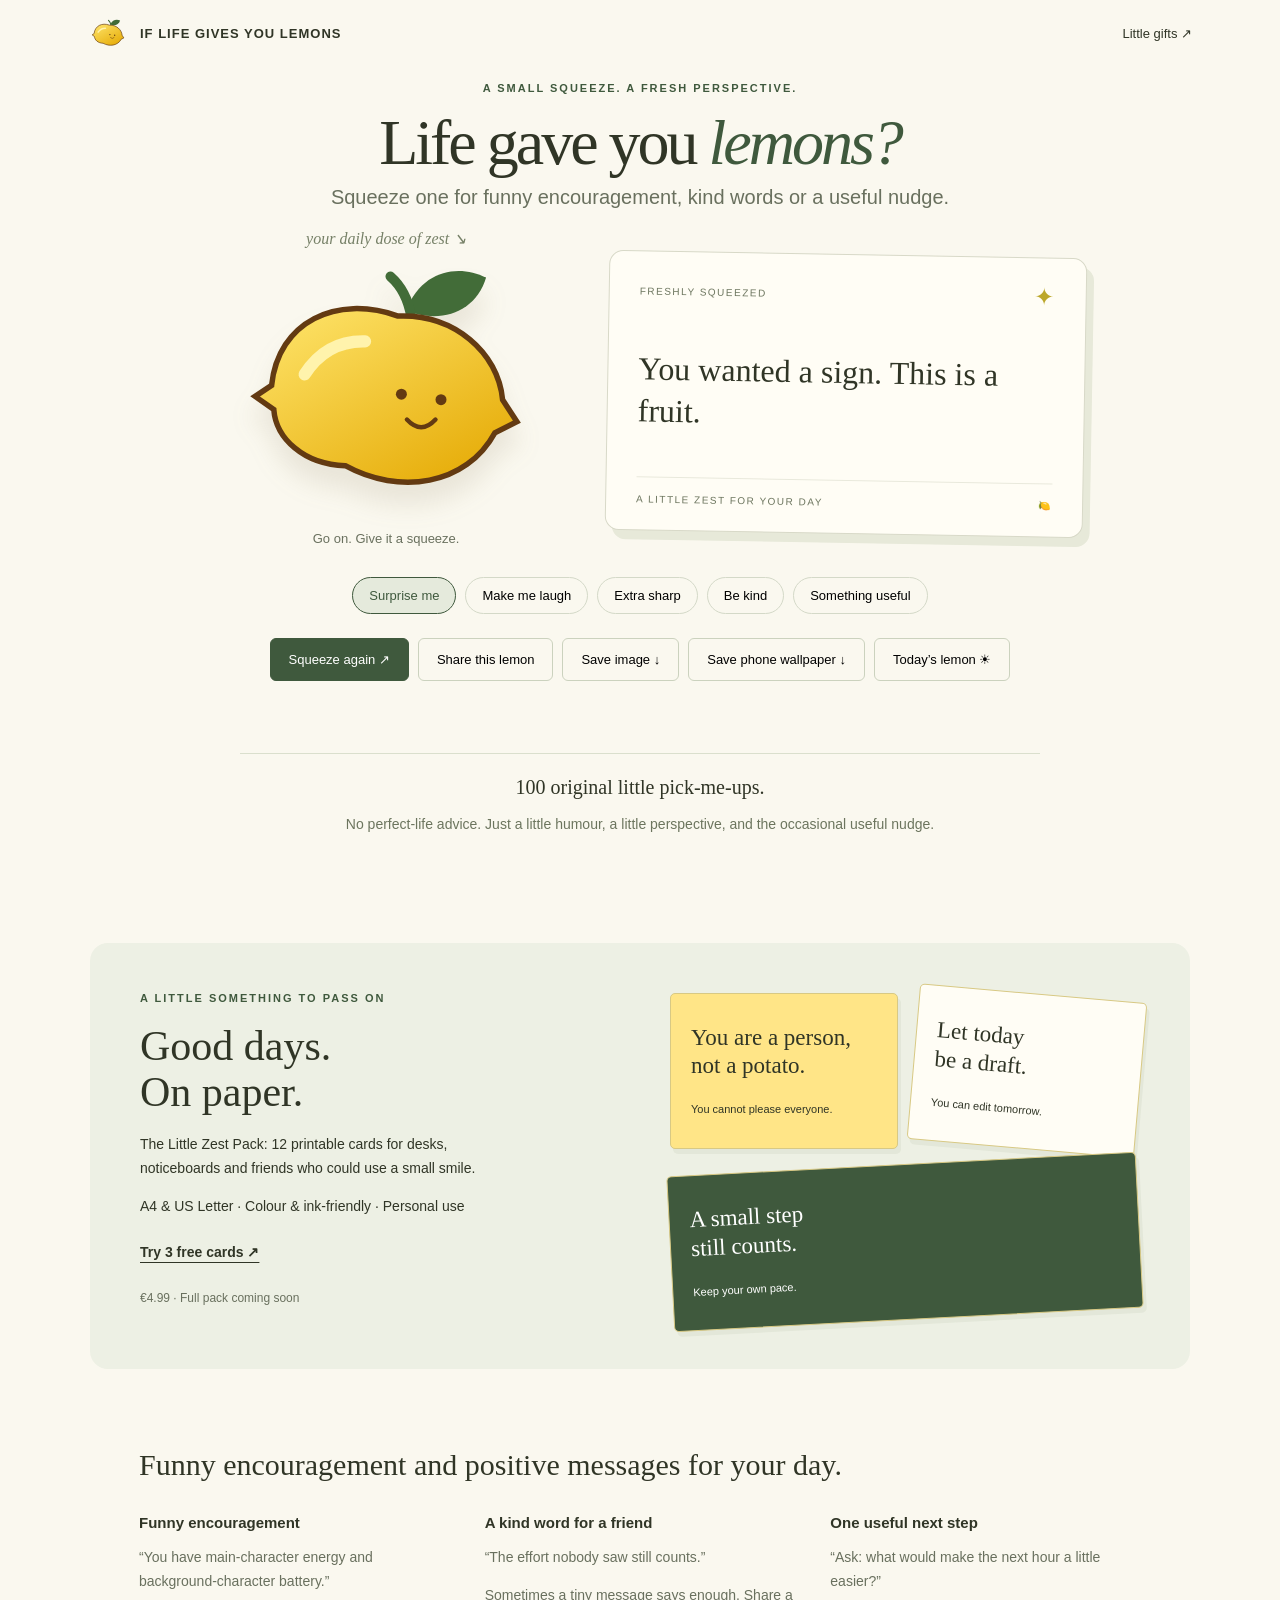
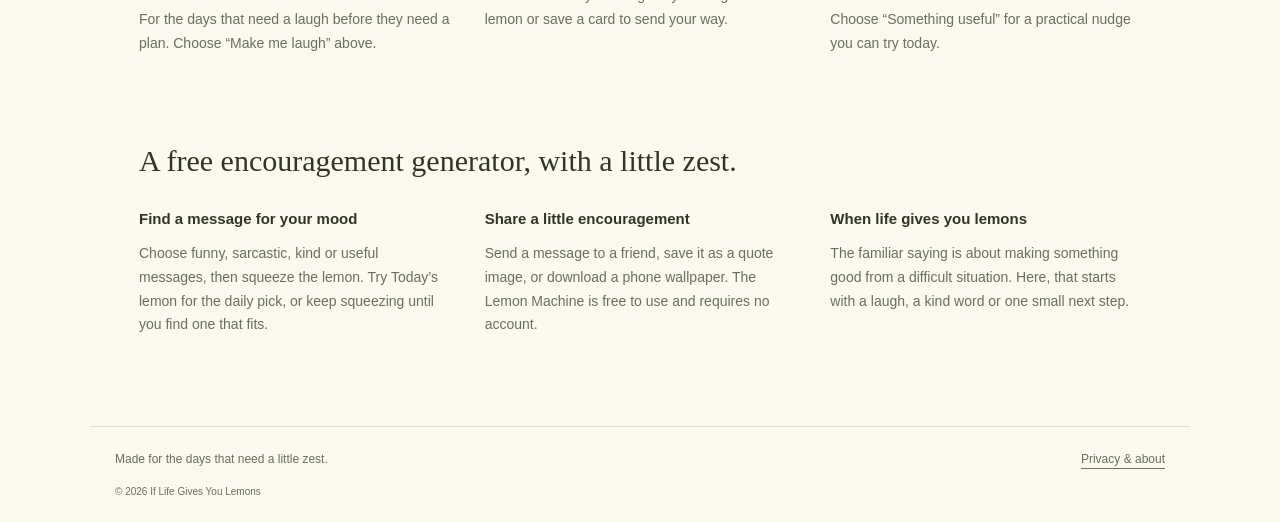
<file: index.html>
<!doctype html>
<html lang="en">
<head>
  <!-- Google tag (gtag.js) -->
  <script async src="https://www.googletagmanager.com/gtag/js?id=G-TB1GV4KBS9"></script>
  <script>
    window.dataLayer = window.dataLayer || [];

    function gtag() {
      dataLayer.push(arguments);
    }

    gtag('js', new Date());
    gtag('config', 'G-TB1GV4KBS9');
  </script>

  <meta charset="utf-8">
  <meta name="viewport" content="width=device-width, initial-scale=1">

  <title>Funny Encouragement Generator | If Life Gives You Lemons</title>

  <meta name="description" content="Squeeze a lemon for funny encouragement, kind words and useful nudges. Create free shareable quote images and phone wallpapers to brighten your day.">

  <link rel="canonical" href="https://iflifegivesyoulemons.com/">

  <meta property="og:title" content="Funny Encouragement Generator | If Life Gives You Lemons">
  <meta property="og:description" content="Squeeze a lemon for funny encouragement, kind words and useful nudges. Create free shareable quote images and phone wallpapers to brighten your day.">
  <meta property="og:type" content="website">
  <meta property="og:url" content="https://iflifegivesyoulemons.com/">
  <meta
    property="og:image"
    content="https://iflifegivesyoulemons.com/social-preview.png"
  >
  <meta property="og:site_name" content="If Life Gives You Lemons">
  <meta property="og:image:alt" content="If Life Gives You Lemons — a little zest for your day">
  <meta name="twitter:title" content="Funny Encouragement Generator | If Life Gives You Lemons">
  <meta name="twitter:description" content="Squeeze a lemon for funny encouragement, kind words and useful nudges. Create free shareable quote images and phone wallpapers to brighten your day.">
  <meta name="twitter:image" content="https://iflifegivesyoulemons.com/social-preview.png">
  <meta name="twitter:card" content="summary_large_image">

  <link rel="icon" href="lemon.svg" type="image/svg+xml">
  <link rel="stylesheet" href="style.css">

  <style>
    /* Compact spacing above the lemon and message. */
    header {
      padding-top: 16px;
      padding-bottom: 16px;
    }

    .hero {
      margin-top: 12px;
    }

    .hero h1 {
      margin-top: 12px;
      margin-bottom: 8px;
      font-size: clamp(40px, 6vw, 64px);
    }

    .intro {
      margin-top: 8px;
      margin-bottom: 12px;
    }

    .machine {
      margin-top: 20px;
      margin-bottom: 18px;
      gap: 30px;
    }

    /* Contrasting background for card and wallpaper previews. */
    dialog.lemon-preview {
      background: #e2e7db;
      border: 1px solid #a7b39c;
    }

    dialog.lemon-preview img {
      border: 2px solid #ffffff;
      border-radius: 8px;
      box-shadow: 0 8px 24px rgba(0, 0, 0, 0.2);
    }

    dialog.lemon-preview::backdrop {
      background: rgba(20, 30, 20, 0.75);
    }

    @media (max-width: 700px) {
      .hero {
        margin-top: 8px;
      }

      .machine {
        margin-top: 12px;
        gap: 8px;
      }

      .lemon img {
        max-width: 170px;
      }
    }
  </style>

  <script defer src="config.js"></script>
  <script defer src="messages.js"></script>
  <script defer src="app.js"></script>
  <script type="application/ld+json">{"@context": "https://schema.org", "@graph": [{"@type": "WebSite", "@id": "https://iflifegivesyoulemons.com/#website", "url": "https://iflifegivesyoulemons.com/", "name": "If Life Gives You Lemons", "alternateName": "The Lemon Machine", "inLanguage": "en"}, {"@type": "WebPage", "@id": "https://iflifegivesyoulemons.com/#webpage", "url": "https://iflifegivesyoulemons.com/", "name": "Funny Encouragement Generator | If Life Gives You Lemons", "description": "Squeeze a lemon for funny encouragement, kind words and useful nudges. Create free shareable quote images and phone wallpapers to brighten your day.", "isPartOf": {"@id": "https://iflifegivesyoulemons.com/#website"}}]}</script>
</head>

<body>
  <header>
    <a class="brand" href="./">
      <img src="lemon.svg" alt="" width="40" height="34">
      IF LIFE GIVES YOU LEMONS
    </a>

    <a href="#little-gifts">Little gifts ↗</a>
  </header>

  <main>
    <section class="hero">
      <span class="eyebrow">
        A SMALL SQUEEZE. A FRESH PERSPECTIVE.
      </span>

      <h1>Life gave you <em>lemons?</em></h1>
      <p class="intro">Squeeze one for funny encouragement, kind words or a useful nudge.</p>

      <div class="machine">
        <div class="left">
          <span class="scribble">your daily dose of zest ↘</span>

          <button
            id="squeeze"
            class="lemon"
            aria-label="Squeeze the lemon for a new message"
          >
            <img
              src="lemon.svg"
              alt="A smiling yellow lemon"
              width="300"
              height="240"
            >
          </button>

          <p class="hint">Go on. Give it a squeeze.</p>
        </div>

        <div class="result">
          <div class="card-top">
            <span id="label">FRESHLY SQUEEZED</span>
            <span>✦</span>
          </div>

          <blockquote id="message" aria-live="polite">
            You wanted a sign. This is a fruit.
          </blockquote>

          <div class="card-bottom">
            A LITTLE ZEST FOR YOUR DAY
            <span>🍋</span>
          </div>
        </div>
      </div>

      <div class="moods" role="group" aria-label="Choose your mood">
        <button data-mood="all" aria-pressed="true">
          Surprise me
        </button>

        <button data-mood="funny" aria-pressed="false">
          Make me laugh
        </button>

        <button data-mood="sarcastic" aria-pressed="false">
          Extra sharp
        </button>

        <button data-mood="kind" aria-pressed="false">
          Be kind
        </button>

        <button data-mood="useful" aria-pressed="false">
          Something useful
        </button>
      </div>

      <div class="actions">
        <button id="another" class="primary">
          Squeeze again ↗
        </button>

        <button id="share">
          Share this lemon
        </button>

        <button id="download">
          Save image ↓
        </button>

        <button id="wallpaper">
          Save phone wallpaper ↓
        </button>

        <button id="daily">
          Today’s lemon ☀
        </button>
      </div>

      <p id="status" role="status" class="status"></p>

      <noscript>
        <p>
          Enable JavaScript to squeeze the lemon.
          You can still enjoy the messages below.
        </p>
      </noscript>
    </section>

    <section class="note">
      <span>100 original little pick-me-ups.</span>

      <p>
        No perfect-life advice. Just a little humour, a little perspective,
        and the occasional useful nudge.
      </p>
    </section>

    <section id="little-gifts" class="shop">
      <div>
        <span class="eyebrow">
          A LITTLE SOMETHING TO PASS ON
        </span>

        <h2>
          Good days.<br>
          On paper.
        </h2>

        <p>
          The Little Zest Pack: 12 printable cards for desks, noticeboards
          and friends who could use a small smile.
        </p>

        <p>
          A4 &amp; US Letter · Colour &amp; ink-friendly · Personal use
        </p>

        <a href="sample.html" class="sample">
          Try 3 free cards ↗
        </a>

        <p id="buywrap">
          <span class="coming">
            €4.99 · Full pack coming soon
          </span>
        </p>
      </div>

      <div class="mini-cards">
        <div>
          You are a person,<br>
          not a potato.
          <small>You cannot please everyone.</small>
        </div>

        <div>
          Let today<br>
          be a draft.
          <small>You can edit tomorrow.</small>
        </div>

        <div>
          A small step<br>
          still counts.
          <small>Keep your own pace.</small>
        </div>
      </div>
    </section>

    <section class="read">
      <h2>Funny encouragement and positive messages for your day.</h2>

      <div class="columns">
        <article>
          <h3>Funny encouragement</h3>

          <p>
            “You have main-character energy and background-character battery.”
          </p>

          <p>
            For the days that need a laugh before they need a plan.
            Choose “Make me laugh” above.
          </p>
        </article>

        <article>
          <h3>A kind word for a friend</h3>

          <p>“The effort nobody saw still counts.”</p>

          <p>
            Sometimes a tiny message says enough.
            Share a lemon or save a card to send your way.
          </p>
        </article>

        <article>
          <h3>One useful next step</h3>

          <p>“Ask: what would make the next hour a little easier?”</p>

          <p>
            Choose “Something useful” for a practical nudge
            you can try today.
          </p>
        </article>
      </div>
    </section>
    <section class="read" aria-labelledby="how-it-works">
      <h2 id="how-it-works">A free encouragement generator, with a little zest.</h2>
      <div class="columns">
        <article><h3>Find a message for your mood</h3><p>Choose funny, sarcastic, kind or useful messages, then squeeze the lemon. Try Today’s lemon for the daily pick, or keep squeezing until you find one that fits.</p></article>
        <article><h3>Share a little encouragement</h3><p>Send a message to a friend, save it as a quote image, or download a phone wallpaper. The Lemon Machine is free to use and requires no account.</p></article>
        <article><h3>When life gives you lemons</h3><p>The familiar saying is about making something good from a difficult situation. Here, that starts with a laugh, a kind word or one small next step.</p></article>
      </div>
    </section>
  </main>

  <footer>
    <span>Made for the days that need a little zest.</span>

    <div>
      <a href="privacy.html">Privacy &amp; about</a>
      <a id="enquiry" hidden>Domain acquisition enquiries</a>
    </div>

    <small>
      © <span id="year"></span> If Life Gives You Lemons
    </small>
  </footer>
</body>
</html>
</file>
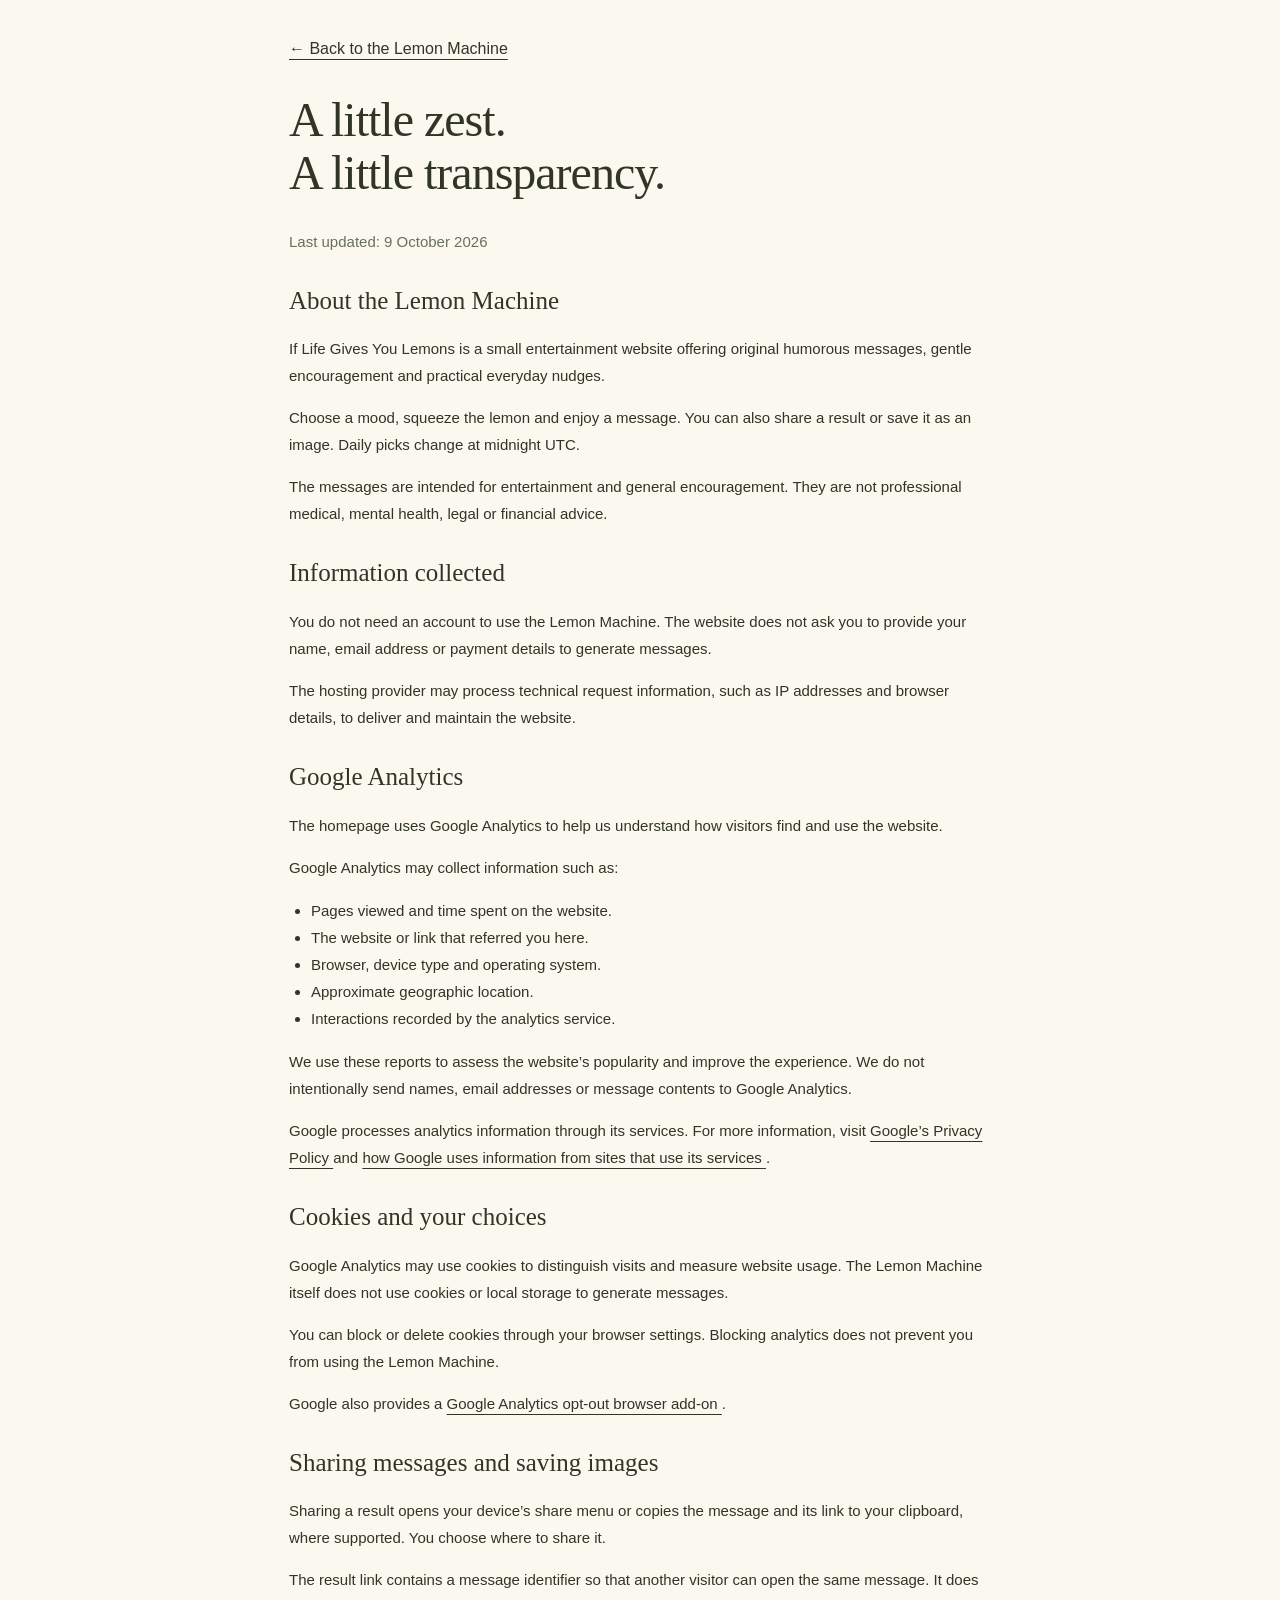
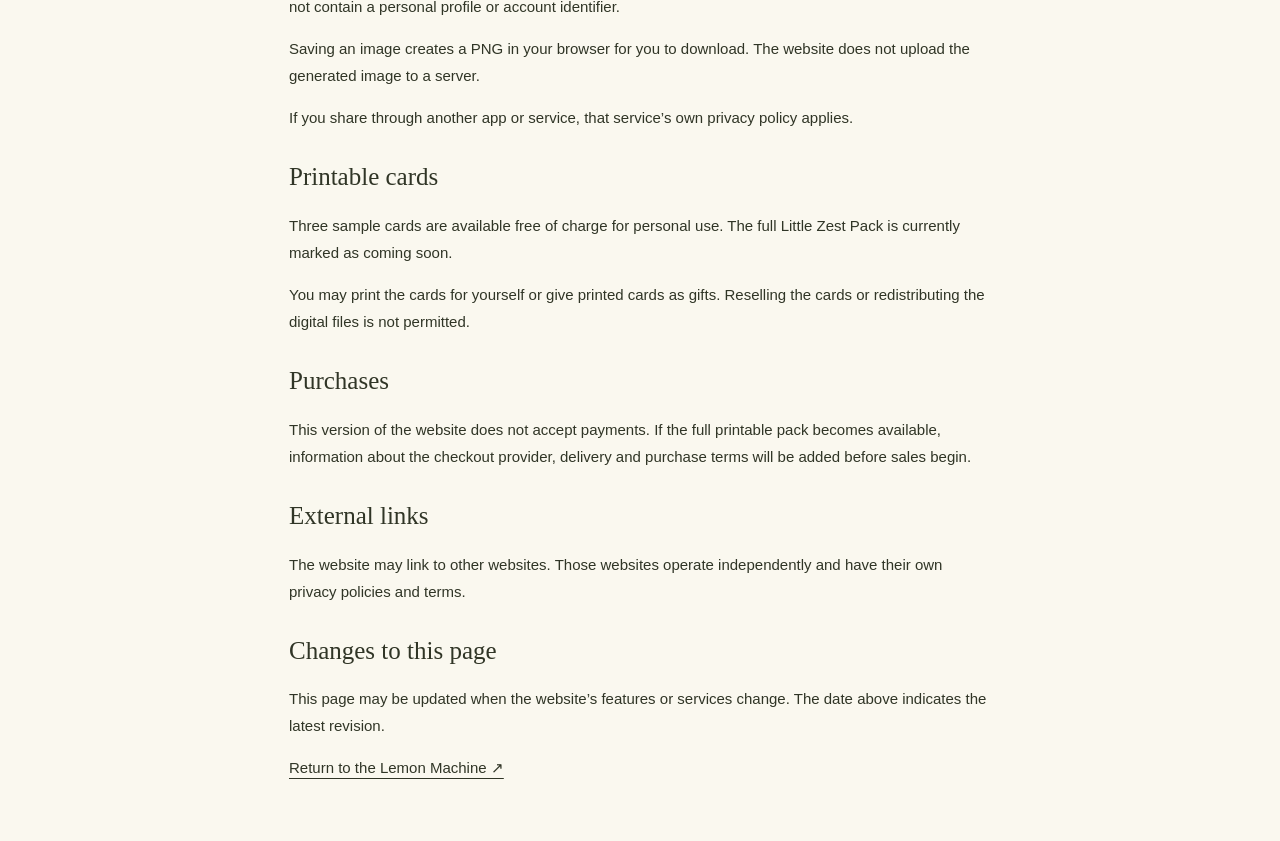
<file: privacy.html>
<!doctype html>
<html lang="en">
<head>
  <meta charset="utf-8">
  <meta name="viewport" content="width=device-width, initial-scale=1">

  <title>Privacy & About — If Life Gives You Lemons</title>

  <meta
    name="description"
    content="About the Lemon Machine, how this website uses Google Analytics, and information about sharing and printable cards."
  >

  <link rel="icon" href="lemon.svg" type="image/svg+xml">
  <link rel="stylesheet" href="style.css">

  <style>
    .privacy-page {
      max-width: 750px;
      margin: 40px auto 60px;
      padding: 0 24px;
    }

    .privacy-page h1 {
      margin: 28px 0;
      font-size: clamp(36px, 6vw, 48px);
      letter-spacing: -1px;
    }

    .privacy-page h2 {
      margin-top: 32px;
      font-family: Georgia, serif;
      font-size: 25px;
      font-weight: normal;
    }

    .privacy-page p,
    .privacy-page li {
      font-size: 15px;
      line-height: 1.8;
    }

    .privacy-page ul {
      padding-left: 22px;
    }

    .updated {
      color: #69705e;
      font-size: 13px;
    }

    .back-link {
      display: inline-block;
      margin-bottom: 8px;
    }
  </style>
</head>

<body>
  <main class="privacy-page">
    <a class="back-link" href="./">← Back to the Lemon Machine</a>

    <h1>
      A little zest.<br>
      A little transparency.
    </h1>

    <p class="updated">Last updated: 9 October 2026</p>

    <h2>About the Lemon Machine</h2>

    <p>
      If Life Gives You Lemons is a small entertainment website offering
      original humorous messages, gentle encouragement and practical
      everyday nudges.
    </p>

    <p>
      Choose a mood, squeeze the lemon and enjoy a message. You can also
      share a result or save it as an image.
      Daily picks change at midnight UTC.
    </p>

    <p>
      The messages are intended for entertainment and general encouragement.
      They are not professional medical, mental health, legal or financial advice.
    </p>

    <h2>Information collected</h2>

    <p>
      You do not need an account to use the Lemon Machine. The website
      does not ask you to provide your name, email address or payment
      details to generate messages.
    </p>

    <p>
      The hosting provider may process technical request information,
      such as IP addresses and browser details, to deliver and maintain
      the website.
    </p>

    <h2>Google Analytics</h2>

    <p>
      The homepage uses Google Analytics to help us understand how
      visitors find and use the website.
    </p>

    <p>
      Google Analytics may collect information such as:
    </p>

    <ul>
      <li>Pages viewed and time spent on the website.</li>
      <li>The website or link that referred you here.</li>
      <li>Browser, device type and operating system.</li>
      <li>Approximate geographic location.</li>
      <li>Interactions recorded by the analytics service.</li>
    </ul>

    <p>
      We use these reports to assess the website’s popularity and improve
      the experience. We do not intentionally send names, email addresses
      or message contents to Google Analytics.
    </p>

    <p>
      Google processes analytics information through its services.
      For more information, visit
      <a
        href="https://policies.google.com/privacy"
        target="_blank"
        rel="noopener noreferrer"
      >
        Google’s Privacy Policy
      </a>
      and
      <a
        href="https://policies.google.com/technologies/partner-sites"
        target="_blank"
        rel="noopener noreferrer"
      >
        how Google uses information from sites that use its services
      </a>.
    </p>

    <h2>Cookies and your choices</h2>

    <p>
      Google Analytics may use cookies to distinguish visits and
      measure website usage. The Lemon Machine itself does not use
      cookies or local storage to generate messages.
    </p>

    <p>
      You can block or delete cookies through your browser settings.
      Blocking analytics does not prevent you from using the
      Lemon Machine.
    </p>

    <p>
      Google also provides a
      <a
        href="https://tools.google.com/dlpage/gaoptout"
        target="_blank"
        rel="noopener noreferrer"
      >
        Google Analytics opt-out browser add-on
      </a>.
    </p>

    <h2>Sharing messages and saving images</h2>

    <p>
      Sharing a result opens your device’s share menu or copies the
      message and its link to your clipboard, where supported.
      You choose where to share it.
    </p>

    <p>
      The result link contains a message identifier so that another
      visitor can open the same message. It does not contain a personal
      profile or account identifier.
    </p>

    <p>
      Saving an image creates a PNG in your browser for you to download.
      The website does not upload the generated image to a server.
    </p>

    <p>
      If you share through another app or service, that service’s own
      privacy policy applies.
    </p>

    <h2>Printable cards</h2>

    <p>
      Three sample cards are available free of charge for personal use.
      The full Little Zest Pack is currently marked as coming soon.
    </p>

    <p>
      You may print the cards for yourself or give printed cards as gifts.
      Reselling the cards or redistributing the digital files is not permitted.
    </p>

    <h2>Purchases</h2>

    <p>
      This version of the website does not accept payments.
      If the full printable pack becomes available, information about
      the checkout provider, delivery and purchase terms will be added
      before sales begin.
    </p>

    <h2>External links</h2>

    <p>
      The website may link to other websites. Those websites operate
      independently and have their own privacy policies and terms.
    </p>

    <h2>Changes to this page</h2>

    <p>
      This page may be updated when the website’s features or services
      change. The date above indicates the latest revision.
    </p>

    <p>
      <a href="./">Return to the Lemon Machine ↗</a>
    </p>
  </main>
</body>
</html>
</file>
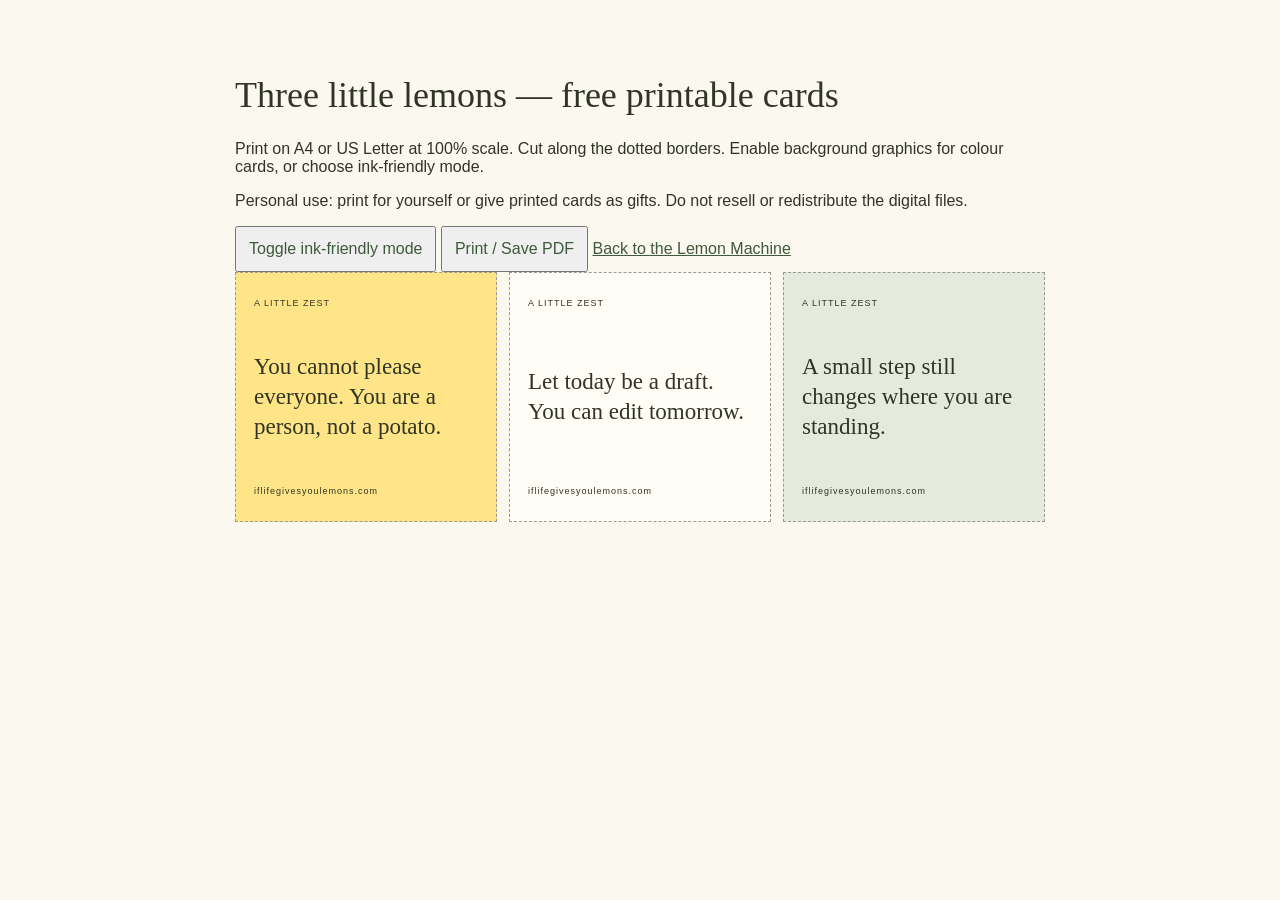
<file: sample.html>
<!doctype html><html lang="en"><head><meta charset="utf-8"><meta name="viewport" content="width=device-width,initial-scale=1"><title>Three little lemons — free printable cards</title><meta name="description" content="Print three free encouragement cards with original positive messages. Use colour or ink-friendly mode and save as PDF for your desk or a friend."><link rel="canonical" href="https://iflifegivesyoulemons.com/sample.html"><style>*{box-sizing:border-box}body{background:#faf8ef;color:#303526;font-family:Arial;margin:30px auto;max-width:850px;padding:20px}h1{font:36px Georgia}button,a{color:#3f593d}button{padding:12px;font:inherit;cursor:pointer}section{display:grid;grid-template-columns:repeat(3,1fr);gap:12px}article{border:1px dashed #999;padding:25px 18px;background:#ffe587;min-height:250px;display:flex;flex-direction:column;justify-content:space-between;break-inside:avoid}article:nth-child(3n+2){background:#fffdf5}article:nth-child(3n){background:#e5eadc}article span,article small{font-size:9px;letter-spacing:1px}article p{font:23px/1.3 Georgia}body.ink article{background:white!important;color:black}@media(max-width:600px){section{grid-template-columns:1fr}}@page{margin:12mm;size:auto}@media print{body{margin:0;padding:0;max-width:none;background:white}header{display:none}section{grid-template-columns:repeat(3,1fr);gap:4mm}article{height:78mm;min-height:0;padding:6mm}article p{font-size:18pt}article span,article small{font-size:7pt}article{print-color-adjust:exact;-webkit-print-color-adjust:exact}}</style></head><body><header><h1>Three little lemons — free printable cards</h1><p>Print on A4 or US Letter at 100% scale. Cut along the dotted borders. Enable background graphics for colour cards, or choose ink-friendly mode.</p><p>Personal use: print for yourself or give printed cards as gifts. Do not resell or redistribute the digital files.</p><button onclick="document.body.classList.toggle('ink')">Toggle ink-friendly mode</button> <button onclick="window.print()">Print / Save PDF</button> <a href="./">Back to the Lemon Machine</a></header><section><article><span>A LITTLE ZEST</span><p>You cannot please everyone. You are a person, not a potato.</p><small>iflifegivesyoulemons.com</small></article><article><span>A LITTLE ZEST</span><p>Let today be a draft. You can edit tomorrow.</p><small>iflifegivesyoulemons.com</small></article><article><span>A LITTLE ZEST</span><p>A small step still changes where you are standing.</p><small>iflifegivesyoulemons.com</small></article></section></body></html>
</file>
<file: style.css>
:root{--ink:#303526;--green:#3f593d;--paper:#faf8ef;--yellow:#f8d848}*{box-sizing:border-box}html{scroll-behavior:smooth}body{margin:0;background:var(--paper);color:var(--ink);font-family:Arial,Helvetica,sans-serif}button,a{-webkit-tap-highlight-color:transparent}button{font:inherit;cursor:pointer}a{color:inherit;text-underline-offset:5px}header{max-width:1160px;margin:auto;display:flex;align-items:center;justify-content:space-between;padding:28px 28px;gap:20px;font-size:13px}header a{text-decoration:none}.brand{display:flex;align-items:center;gap:12px;font-weight:800;letter-spacing:1px}.hero{max-width:1050px;margin:45px auto 0;text-align:center;padding:0 24px}.eyebrow{font-size:11px;letter-spacing:2px;font-weight:700;color:var(--green)}h1{font-family:Georgia,serif;font-weight:400;font-size:clamp(44px,7vw,80px);line-height:1.1;letter-spacing:-3px;margin:22px 0 16px}h1 em{position:relative;color:var(--green)}.intro{font-size:20px;color:#69705e}.machine{display:grid;grid-template-columns:1fr 1.25fr;align-items:center;gap:50px;margin:42px auto 24px;max-width:890px}.lemon{display:block;border:0;background:none;width:100%;transition:transform .2s}.lemon img{width:100%;max-width:330px;height:auto;filter:drop-shadow(0 20px 12px #81704822)}.lemon:hover{transform:rotate(-7deg) scale(1.04)}.lemon.squeezed{animation:squish .35s}.scribble{display:block;font-family:Georgia,serif;font-style:italic;color:#768067;font-size:16px}.hint{color:#69705e;font-size:13px}.result{background:#fffdf5;border:1px solid #d8d9c8;border-radius:14px;padding:25px 30px;text-align:left;box-shadow:7px 9px 0 #e7e9d9;transform:rotate(1deg);min-height:280px;display:flex;flex-direction:column;justify-content:space-between}.card-top,.card-bottom{display:flex;justify-content:space-between;align-items:center;font-size:10px;letter-spacing:1.5px;color:#6c755e}.card-top span:last-child{font-size:24px;color:#bca72a}blockquote{font:clamp(24px,3vw,32px)/1.3 Georgia,serif;margin:26px 0}.card-bottom{border-top:1px solid #e9e9dc;padding-top:16px}.moods,.actions{display:flex;justify-content:center;gap:9px;flex-wrap:wrap}.moods button{border:1px solid #d4d9c8;border-radius:30px;padding:10px 16px;background:transparent;font-size:13px}.moods button[aria-pressed=true]{background:#e5eadc;border-color:var(--green);color:var(--green)}.actions{margin-top:24px}.actions button{padding:13px 18px;border-radius:6px;border:1px solid #cbd2be;background:transparent;font-size:13px}.actions .primary{background:var(--green);color:white;border-color:var(--green)}button:focus-visible,a:focus-visible{outline:3px solid #b78100;outline-offset:5px}.status{min-height:24px;font-size:13px;color:var(--green)}.note{max-width:800px;padding:22px;margin:35px auto 70px;text-align:center;border-top:1px solid #dadfcd}.note span{font-family:Georgia,serif;font-size:20px}.note p{font-size:14px;line-height:1.7;color:#6c755e}.shop{max-width:1100px;margin:0 auto 80px;padding:45px 50px;background:#edf0e4;border-radius:18px;display:grid;grid-template-columns:1fr 1fr;gap:60px;align-items:center}.shop h2,.read h2{font:42px/1.08 Georgia,serif;margin:18px 0}.shop p{font-size:14px;line-height:1.7;max-width:370px}.sample{display:inline-block;margin:12px 0;font-size:14px;font-weight:700}.coming{font-size:12px;color:#69705e}.buy{display:inline-block;background:var(--green);color:white;padding:13px 20px;border-radius:6px;text-decoration:none}.mini-cards{display:grid;grid-template-columns:1fr 1fr;gap:15px}.mini-cards div{background:#ffe587;padding:30px 20px;border:1px solid #d8c984;border-radius:5px;font:23px/1.25 Georgia,serif;box-shadow:3px 5px 0 #bbc4a833}.mini-cards div:nth-child(2){background:#fffdf5;transform:rotate(5deg)}.mini-cards div:nth-child(3){background:#3f593d;color:white;grid-column:1/3;transform:rotate(-3deg)}.mini-cards small{display:block;font:11px/1.5 Arial;margin-top:20px}.read{max-width:1050px;margin:0 auto 75px;padding:0 24px}.read h2{font-size:30px}.columns{display:grid;grid-template-columns:repeat(3,1fr);gap:35px}.columns h3{font-size:15px}.columns p{font-size:14px;line-height:1.7;color:#69705e}footer{border-top:1px solid #dadfcd;max-width:1100px;margin:auto;padding:25px;display:flex;justify-content:space-between;gap:20px;flex-wrap:wrap;font-size:12px;color:#69705e}footer div{display:flex;gap:20px}footer small{width:100%}@keyframes squish{50%{transform:scale(.88,1.08) rotate(-9deg)}}@media(max-width:700px){header{padding:20px;font-size:11px}.brand{letter-spacing:.4px;gap:5px}.brand img{width:28px}header>a:last-child{white-space:nowrap}.hero{margin-top:25px}h1{letter-spacing:-1.5px}.machine{grid-template-columns:1fr;gap:10px;margin-top:25px}.lemon img{max-width:215px}.scribble{font-size:14px}.hint{display:none}.result{min-height:240px;padding:22px;transform:none}.moods{margin-top:28px}.moods button{padding:9px 12px;font-size:12px}.shop{margin:40px 16px;padding:30px 23px;grid-template-columns:1fr;gap:25px}.shop h2{font-size:38px}.columns{grid-template-columns:1fr;gap:10px}.note{margin-bottom:35px}.read h2{font-size:27px}footer{margin:0 16px}}@media(prefers-reduced-motion:reduce){*{animation:none!important;transition:none!important;scroll-behavior:auto!important}}
</file>
